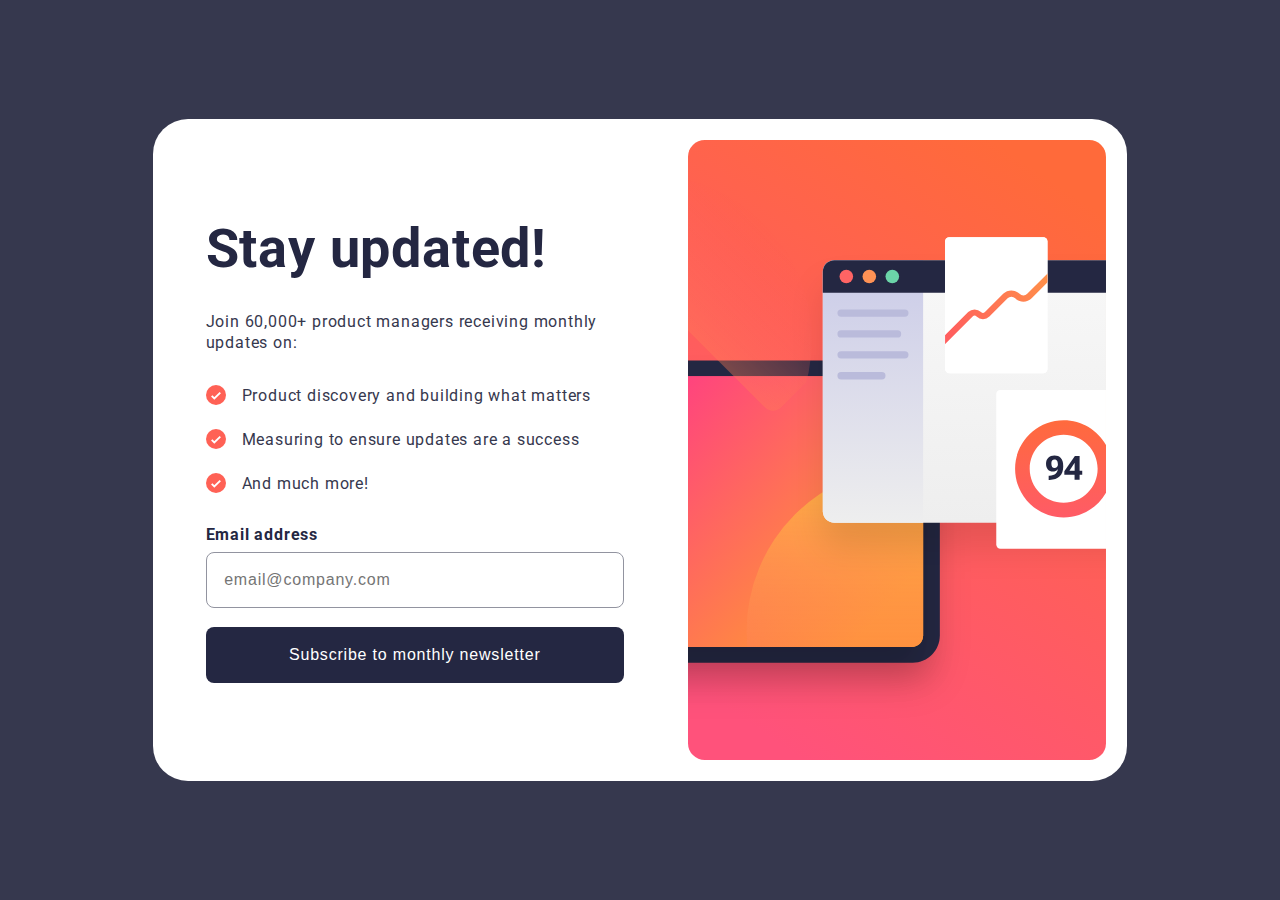
<file: index.html>
<!DOCTYPE html>
<html lang="en">
<head>
  <meta charset="UTF-8">
  <meta name="viewport" content="width=device-width, initial-scale=1.0">

  <link rel="icon" type="image/png" sizes="32x32" href="./assets/images/favicon-32x32.png">

  <!-- Google font -->
  <link rel="preconnect" href="https://fonts.googleapis.com">
  <link rel="preconnect" href="https://fonts.gstatic.com" crossorigin>
  <link href="https://fonts.googleapis.com/css2?family=Roboto:wght@400;700&display=swap" rel="stylesheet">

  <!-- CSS -->
  <link rel="stylesheet" type="text/css" href="./style.css">
  
  <title>Newsletter sign-up</title>
</head>
<body>
  <header>

  </header>
  <main>
    <div class="container">

      <div class="contents">

        <h1 class="content-header">Stay updated!</h1>
        <p class="content-text">Join 60,000+ product managers receiving monthly updates on:</p>

        <div class="list-contents">

          <div class="list-content">
            <img src="./assets/images/icon-list.svg" alt="">
            <p>Product discovery and building what matters</p>
          </div>

          <div class="list-content">
            <img src="./assets/images/icon-list.svg" alt="">
            <p>Measuring to ensure updates are a success</p>
          </div>

          <div class="list-content">
            <img src="./assets/images/icon-list.svg" alt="">
            <p>And much more!</p>
          </div>
        </div>

        <form id="form" class="form" action="" novalidate>
          <div class="label-container ">
            <label for="email">Email address</label>
            <p class="error-text">Valid email required</p>
          </div>
          <input type="email" name="email" id="email" required placeholder="email@company.com">
          <button type="submit">Subscribe to monthly newsletter</button>
        </form>

      </div>

      <div class="hero-img-container">
        <img class="hero-img lg-hero-img" src="./assets/images/illustration-sign-up-desktop.svg" alt="">
        <img class="hero-img mobile-hero-img" src="./assets/images/illustration-sign-up-mobile.svg" alt="">
      </div>

    </div>

    <div class="email-required-error">
      <p class="email-required-text"></p>
    </div>

  </main>
  <!-- <div class="attribution">
    Challenge by <a href="https://www.frontendmentor.io?ref=challenge" target="_blank">Frontend Mentor</a>. 
    Coded by <a href="https://www.frontendmentor.io/profile/shinhosuck" target="_blank">Eric Anderson</a>.
  </div> -->
  <script src="./main.js"></script>
</body>
</html>
</file>
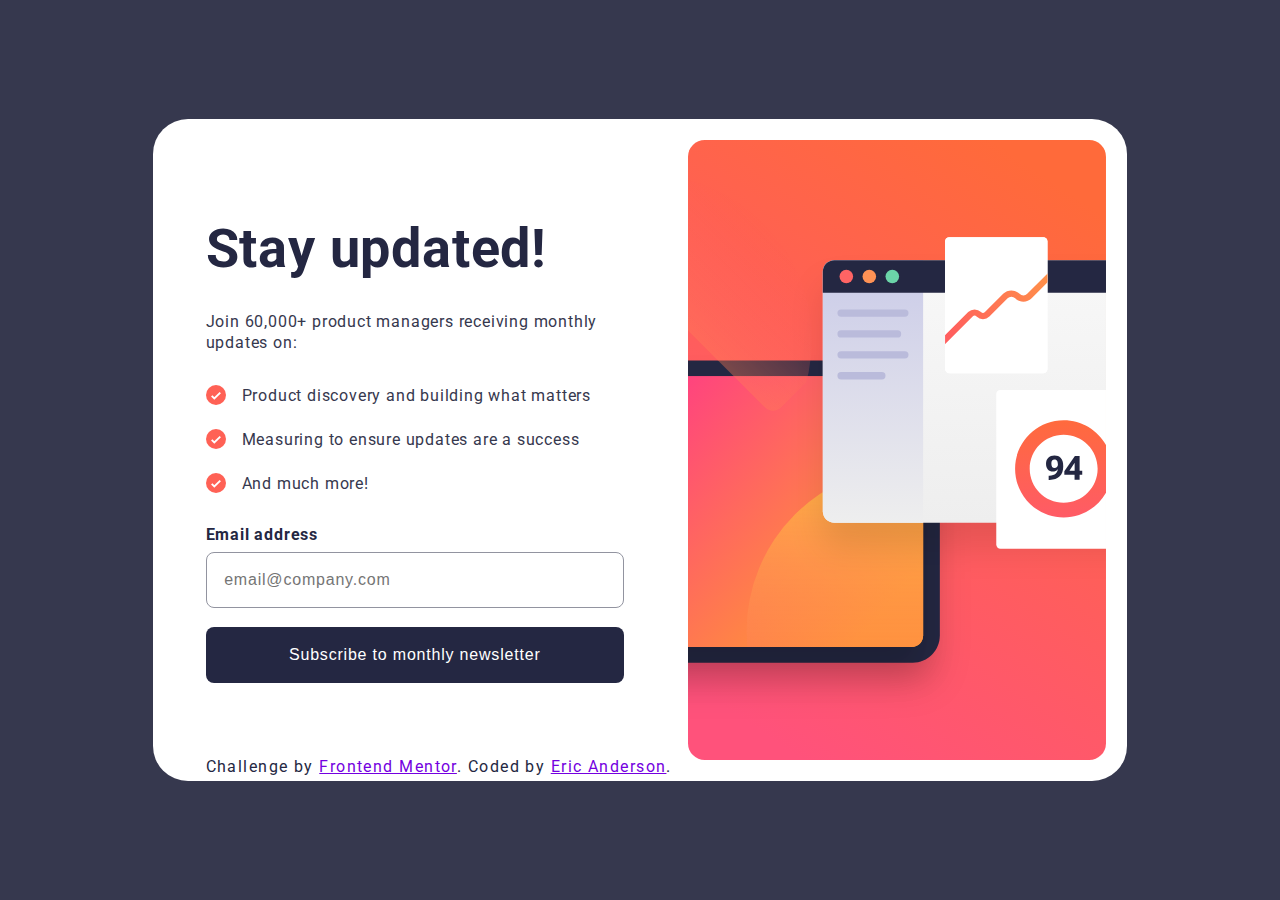
<file: templates/index.html>
<!DOCTYPE html>
<html lang="en">
<head>
  <meta charset="UTF-8">
  <meta name="viewport" content="width=device-width, initial-scale=1.0">

  <link rel="icon" type="image/png" sizes="32x32" href="../assets/images/favicon-32x32.png">

  <!-- Google font -->
  <link rel="preconnect" href="https://fonts.googleapis.com">
  <link rel="preconnect" href="https://fonts.gstatic.com" crossorigin>
  <link href="https://fonts.googleapis.com/css2?family=Roboto:wght@400;700&display=swap" rel="stylesheet">

  <!-- CSS -->
  <link rel="stylesheet" type="text/css" href="../css/style.css">
  
  <title>Newsletter sign-up</title>
</head>
<body>
  <header>

  </header>
  <main>
    <div class="container">

      <div class="contents">

        <h1 class="content-header">Stay updated!</h1>
        <p class="content-text">Join 60,000+ product managers receiving monthly updates on:</p>

        <div class="list-contents">

          <div class="list-content">
            <img src="../assets/images/icon-list.svg" alt="">
            <p>Product discovery and building what matters</p>
          </div>

          <div class="list-content">
            <img src="../assets/images/icon-list.svg" alt="">
            <p>Measuring to ensure updates are a success</p>
          </div>

          <div class="list-content">
            <img src="../assets/images/icon-list.svg" alt="">
            <p>And much more!</p>
          </div>
        </div>

        <form id="form" class="form" action="" novalidate>
          <div class="label-container ">
            <label for="email">Email address</label>
            <p class="error-text">Valid email required</p>
          </div>
          <input type="email" name="email" id="email" required placeholder="email@company.com">
          <button type="submit">Subscribe to monthly newsletter</button>
        </form>

      </div>

      <div class="hero-img-container">
        <img class="hero-img lg-hero-img" src="../assets/images/illustration-sign-up-desktop.svg" alt="">
        <img class="hero-img mobile-hero-img" src="../assets/images/illustration-sign-up-mobile.svg" alt="">
      </div>

      <div class="lg-attribution">
        Challenge by <a href="https://www.frontendmentor.io?ref=challenge" target="_blank">Frontend Mentor</a>. 
        Coded by <a href="https://www.frontendmentor.io/profile/shinhosuck" target="_blank">Eric Anderson</a>.
      </div>

    </div>

  </main>
  <div class="attribution">
    Challenge by <a href="https://www.frontendmentor.io?ref=challenge" target="_blank">Frontend Mentor</a>. 
    Coded by <a href="https://www.frontendmentor.io/profile/shinhosuck" target="_blank">Eric Anderson</a>.
  </div>
  <script src="../js/main.js"></script>
</body>
</html>
</file>
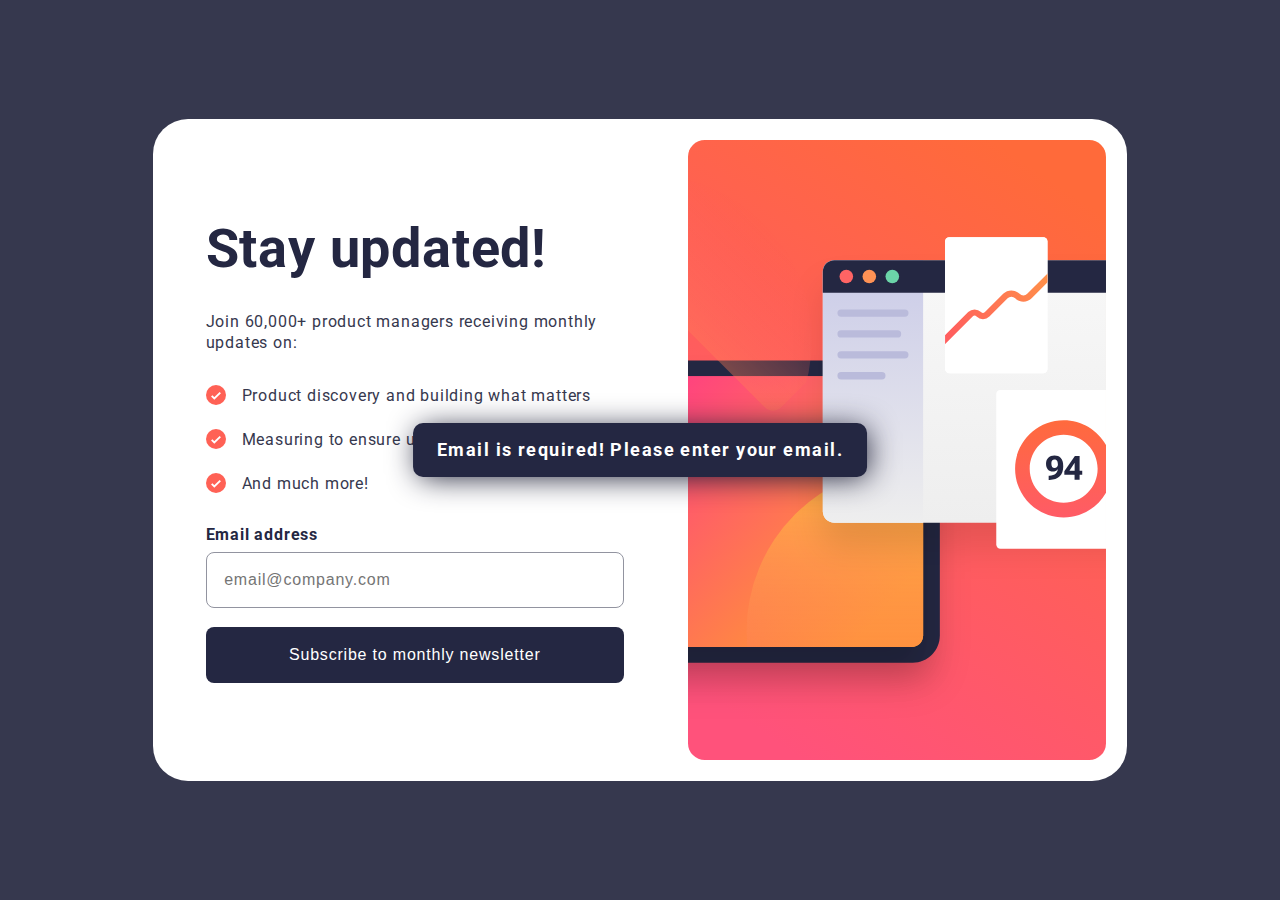
<file: success.html>
<!DOCTYPE html>
<html lang="en">
<head>
    <meta charset="UTF-8">
    <meta name="viewport" content="width=device-width, initial-scale=1.0">

    <link rel="icon" type="image/png" sizes="32x32" href="./assets/images/favicon-32x32.png">

    <!-- Google font -->
    <link rel="preconnect" href="https://fonts.googleapis.com">
    <link rel="preconnect" href="https://fonts.gstatic.com" crossorigin>
    <link href="https://fonts.googleapis.com/css2?family=Roboto:wght@400;700&display=swap" rel="stylesheet">

    <!-- CSS -->
    <link rel="stylesheet" type="text/css" href="./style.css">

    <title>Success</title>
</head>
<body>

    <script>
         const Email = JSON.parse(window.localStorage.getItem('email'))
         if(!Email) {
            const error = 'Email is required! Please enter your email.'
            window.location.href = `/index.html`
            window.localStorage.setItem('error_message', JSON.stringify(error))
        }
    </script>

    <header></header>
    <main class="success-main">

        <div class="success-container">
            <div class="success-contents">
                <div class="success-img-wrapper">
                    <img src="./assets/images/icon-success.svg" alt="">
                </div>
                <div class="success-text-wrapper">
                    <h1>Thanks for subscribing!</h1>
                    <p>
                        A confirmation email has been sent to <strong id="dynamic-email"></strong>.
                        Please open it and click the button inside to confirm your subscription.
                    </p>
                </div>
            </div>
            <div class="success-message-btn-wrapper">
                <a class="dismiss-btn" href="/index.html">Dismiss message</a>
            </div>
        </div>

    </main>

    <script>

        const successContainer = document.querySelector('.success-container')
        const dynamicEmail = document.querySelector('#dynamic-email')

        const newEmail = JSON.parse(window.localStorage.getItem('email'))
        dynamicEmail.textContent = newEmail
        window.localStorage.removeItem('error_message')
        window.localStorage.removeItem('email')

        if(window.innerWidth < 500) {
            successContainer.style.height = `${window.innerHeight}px`
        }
       
        window.addEventListener('resize', (e) => {
            if(window.innerWidth < 500) {
                successContainer.style.height = `${window.innerHeight}px`
            }else {
                successContainer.style.height = 'initial'
            }
        })

    </script>

    <script src="./main.js"></script>
</body>
</html>
</file>
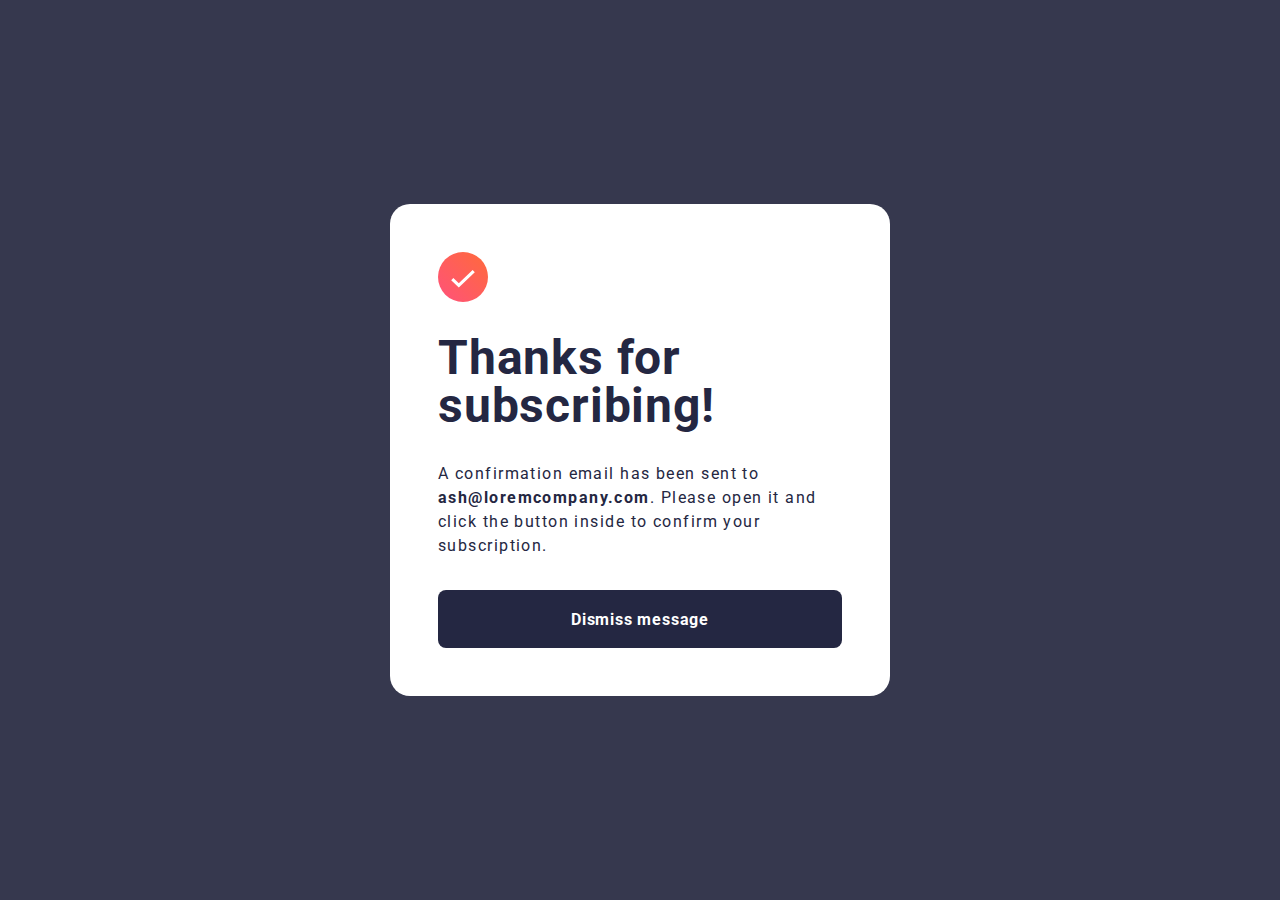
<file: templates/success.html>
<!DOCTYPE html>
<html lang="en">
<head>
    <meta charset="UTF-8">
    <meta name="viewport" content="width=device-width, initial-scale=1.0">

    <link rel="icon" type="image/png" sizes="32x32" href="../assets/images/favicon-32x32.png">

    <!-- Google font -->
    <link rel="preconnect" href="https://fonts.googleapis.com">
    <link rel="preconnect" href="https://fonts.gstatic.com" crossorigin>
    <link href="https://fonts.googleapis.com/css2?family=Roboto:wght@400;700&display=swap" rel="stylesheet">

    <!-- CSS -->
    <link rel="stylesheet" type="text/css" href="../css/style.css">

    <title>Success</title>
</head>
<body>
    <header></header>
    <main class="success-main">

        <div class="success-container">
            <div class="success-contents">
                <div class="success-img-wrapper">
                    <img src="../assets/images/icon-success.svg" alt="">
                </div>
                <div class="success-text-wrapper">
                    <h1>Thanks for subscribing!</h1>
                    <p>
                        A confirmation email has been sent to <strong>ash@loremcompany.com</strong>.
                        Please open it and click the button inside to confirm your subscription.
                    </p>
                </div>
            </div>
            <div class="success-message-btn-wrapper">
                <a href="/templates/index.html">Dismiss message</a>
            </div>
        </div>

    </main>

    <script>

        const successContainer = document.querySelector('.success-container')

        if(window.innerWidth < 500) {
            successContainer.style.height = `${window.innerHeight}px`
        }
       
        window.addEventListener('resize', (e) => {
            if(window.innerWidth < 500) {
                successContainer.style.height = `${window.innerHeight}px`
            }else {
                successContainer.style.height = 'initial'
            }
        })

    </script>

    <script src="../js/main.js"></script>
</body>
</html>
</file>
<file: style.css>
::before,
::after,
* {
    padding: 0;
    margin: 0;
    box-sizing: border-box;
}

body {
    font-family: 'Roboto', sans-serif;
    background: hsl(235, 18%, 26%);
}

main {
    min-height: 100vh;
    display: grid;
    align-items: start;
}


/* INDEX */
.container {
    position: relative;
   background: hsl(0, 0%, 100%);
   display: flex;
   flex-direction: column;
   justify-content: start;
   min-height: 100vh;
}

.contents {
    order: 2;
    display: grid;
    gap: 2rem;
    padding: 2.5rem;
}

.content-header {
    font-size: 3rem;
    letter-spacing: 0.05rem;
    color: hsl(234, 29%, 20%)
}

.content-text {
    letter-spacing: 0.05rem;
    line-height: 1.3;
    color: hsl(235, 18%, 26%)
}


.list-contents {
    display: grid;
    gap: 1.5rem;
}

.list-content {
    display: flex;
    align-items: center;
    gap: 1rem;
}

.list-content > p {
    letter-spacing: 0.05rem;
    color: hsl(235, 18%, 26%)
}

.list-content > img {
    width: 20px;
    aspect-ratio: 1/1;
    display: block;
}

.form {
    display: grid;
    gap: 0.5rem
}

.label-container {
    display: flex;
    align-items: center;
    justify-content: space-between;
}

.form > .label-container > label {
    letter-spacing: 0.05rem;
    font-weight: 700;
    color: hsl(234, 29%, 20%)
}

.error-text {
    display: none;
    color: hsl(4, 100%, 67%);
    letter-spacing: 0.05rem;
    font-size: 0.9rem;
    font-weight: 700;
}

.form > input[type='email'] {
    width: 100%;
    box-sizing: border-box;
    padding: 1.1rem;
    letter-spacing: 0.05rem;
    color: hsl(235, 18%, 26%);
    border-radius: 8px;
    font-size: 1rem;
    border: 1px solid hsl(231, 7%, 60%)
}

.form > input[type='email']:focus {
    outline: 2px solid hsl(235, 18%, 66%);
}

.error {
    background: hsl(4, 100%, 90%);
    color: hsl(4, 100%, 67%) !important;
    border: 1px solid hsl(4, 100%, 67%) !important;
}

.error::placeholder {
    color: hsl(4, 100%, 67%) !important;
}

.form > button {
    border: none;
    margin-top: 0.7rem;
    padding: 1.2rem;
    letter-spacing: 0.05rem;
    color: hsl(0, 0%, 100%);
    border-radius: 8px;
    font-size: 1rem;
    background: hsl(234, 29%, 20%);
    cursor: pointer;
    transition: background 200ms linear;
}

@media (hover) {
    .form > button:hover {
        background: hsl(233, 28%, 35%);
    }
}

.hero-img-container > 
.lg-hero-img {
    display: none !important;
}

.hero-img-container > img {
    display: block;
    width: 100%;
}

.lg-attribution {
    display: none;
}

.attribution {
    width: 95%;
    max-width: 1000px;
    margin: 0 auto;
    text-align: center;
    padding: 1rem 0;
    color: hsl(0, 0%, 100%);
    letter-spacing: 0.09rem;
    text-wrap: balance;
    line-height: 1.5;
}

.attribution > a {
    color: rgb(161, 77, 240)
}

.email-required-error {
    display: none;
    position: absolute;
    width: 70%;
    left: 50%;
    transform: translateX(-50%);
    padding: 1rem 1.5rem;
    background: hsl(234, 29%, 20%);
    border-radius: 10px;
    text-align: center;
    color: white;
    font-weight: 700;
    letter-spacing: 0.09rem;
    font-size: 1.1rem;
    text-wrap: balance;
    line-height: 1.3;
    box-shadow: 3px 3px 30px -3px hsl(235, 31%, 15%);

    animation-name: error-message;
    animation-duration: 1000ms;
    animation-delay: 0ms;
    animation-direction: forwards;
    animation-fill-mode: forwards;
}

@keyframes error-message {
    from {
        top: -50%
    }
    to {
        top: 15%
    }
}

@media screen and (min-width: 700px) {
    .content-header {
        font-size: 3.4rem;
    }
}

@media screen and (min-width: 835px) {
    .mobile-hero-img {
        display: none !important;
    }

    .email-required-error {
        width: auto;
    }

    @keyframes error-message {
        from {
            top: -50%
        }
        to {
            top: 14%
        }
    }

    main {
        align-items: center;
        justify-content: center;
    }
    
    .container {
        min-height: initial;
        width: 95%;
        margin: 0 auto;
        display: flex;
        flex-direction: row;
        justify-content: space-between;
        align-items: center; 
        gap: 1.5rem;
        padding: 1.3rem;
        border-radius: 35px;
    }

    .contents {
        flex: 1;
        order: 1;
        display: grid;
        gap: 1.5rem;
        padding: 2rem;
    }
    
    .content-header {
        font-size: 3rem;
    }

    .list-contents {
        display: grid;
        gap: 1rem;
    }

    .hero-img-container {
        flex: 1;
        order: 2;
    }

    .hero-img-container > 
    .lg-hero-img {
        display: block !important;
    }
   
    .attribution {
        display: none;
    }

    .lg-attribution {
        display: block;
        position: absolute;
        z-index: 1;
        bottom: 5px;
        width: 100%;
        padding: 0;
        padding-left: 2rem;
        text-align: start;
        letter-spacing: 0.09rem;
        color: hsl(234, 29%, 20%) !important;
    }

    .lg-attribution > a {
        color: rgb(116, 0, 224)
    }
}

@media screen and (min-width: 1000px) {

    @keyframes error-message {
        from {
            top: -50%
        }
        to {
            top: 9%
        }
    }

    .container {
        gap: 2rem;
    }

    .contents {
        gap: 2rem;
    }
    
    .content-header {
        font-size: 3.4rem;
    }

    .list-contents {
        gap: 1.5rem;
    }
}

/* SUCCESS */

.success-container {
    background: hsl(0, 0%, 100%);
    min-height: 100vh;
    display: grid;
    align-content: space-between;
    padding: 0 1.5rem;
    padding-top: 7rem;
}

.success-contents {
    display: grid;
    gap: 2rem;
}

.success-img-wrapper > img {
    width: 50px;
    display: block;
}

.success-text-wrapper {
    display: grid;
    gap: 2rem;
}

.success-text-wrapper > h1 {
    letter-spacing: 0.05rem;
    color: hsl(234, 29%, 20%);
    font-size: 3rem;
    line-height: 1;
}

.success-text-wrapper > p {
    letter-spacing: 0.09rem;
    color: hsl(234, 29%, 20%);
    line-height: 1.5;
}

.success-text-wrapper > p > strong {
    font-weight: 700;
}

.success-message-btn-wrapper {
    margin-bottom: 3rem;
}

.dismiss-btn {
    display: block;
    width: 100%;
    padding: 1.2rem;
    border-radius: 8px;
    font-weight: 700;
    color: hsl(0, 0%, 100%);
    background: hsl(234, 29%, 20%);
    border: none;
    font-weight: 700rem;
    text-align: center;
    font-size: 1rem;
    letter-spacing: 0.05rem;
    text-decoration: none;
    transition: background 200ms linear;
}

@media (hover) {
    .dismiss-btn:hover {
        background: hsl(233, 28%, 35%);
    }
}


@media screen and (min-width: 500px) {

    .success-main {
        display: grid;
        align-items: center;
    }

    .success-container {
        min-height: initial;
        width: 90%;
        max-width: 500px;
        margin: 0 auto;
        display: grid;
        align-content: center;
        gap: 2rem;
        padding: 3rem;
        border-radius: 20px;
    }

    .success-message-btn-wrapper {
        margin-bottom: 0rem;
    }
}

@media screen and (min-width: 835px) {
    .success-main {
        display: grid;
        align-items: center;
        justify-content: initial;
    }
}
</file>
<file: css/style.css>
::before,
::after,
* {
    padding: 0;
    margin: 0;
    box-sizing: border-box;
}

body {
    font-family: 'Roboto', sans-serif;
    background: hsl(235, 18%, 26%);
}

main {
    min-height: 100vh;
    display: grid;
    align-items: start;
}


/* INDEX */
.container {
    position: relative;
   background: hsl(0, 0%, 100%);
   display: flex;
   flex-direction: column;
   justify-content: start;
   min-height: 100vh;
}

.contents {
    order: 2;
    display: grid;
    gap: 2rem;
    padding: 2.5rem;
}

.content-header {
    font-size: 3rem;
    letter-spacing: 0.05rem;
    color: hsl(234, 29%, 20%)
}

.content-text {
    letter-spacing: 0.05rem;
    line-height: 1.3;
    color: hsl(235, 18%, 26%)
}


.list-contents {
    display: grid;
    gap: 1.5rem;
}

.list-content {
    display: flex;
    align-items: center;
    gap: 1rem;
}

.list-content > p {
    letter-spacing: 0.05rem;
    color: hsl(235, 18%, 26%)
}

.list-content > img {
    width: 20px;
    aspect-ratio: 1/1;
    display: block;
}

.form {
    display: grid;
    gap: 0.5rem
}

.label-container {
    display: flex;
    align-items: center;
    justify-content: space-between;
}

.form > .label-container > label {
    letter-spacing: 0.05rem;
    font-weight: 700;
    color: hsl(234, 29%, 20%)
}

.error-text {
    display: none;
    color: hsl(4, 100%, 67%);
    letter-spacing: 0.05rem;
    font-size: 0.9rem;
    font-weight: 700;
}

.form > input[type='email'] {
    width: 100%;
    box-sizing: border-box;
    padding: 1.1rem;
    letter-spacing: 0.05rem;
    color: hsl(235, 18%, 26%);
    border-radius: 8px;
    font-size: 1rem;
    border: 1px solid hsl(231, 7%, 60%)
}

.form > input[type='email']:focus {
    outline: 2px solid hsl(235, 18%, 66%);
}

.error {
    background: hsl(4, 100%, 90%);
    color: hsl(4, 100%, 67%) !important;
    border: 1px solid hsl(4, 100%, 67%) !important;
}

.error::placeholder {
    color: hsl(4, 100%, 67%) !important;
}

.form > button {
    border: none;
    margin-top: 0.7rem;
    padding: 1.2rem;
    letter-spacing: 0.05rem;
    color: hsl(0, 0%, 100%);
    border-radius: 8px;
    font-size: 1rem;
    background: hsl(234, 29%, 20%);
}

.hero-img-container > 
.lg-hero-img {
    display: none !important;
}

.hero-img-container > img {
    display: block;
    width: 100%;
}

.lg-attribution {
    display: none;
}

.attribution {
    width: 95%;
    max-width: 1000px;
    margin: 0 auto;
    text-align: center;
    padding: 1rem 0;
    color: hsl(0, 0%, 100%);
    letter-spacing: 0.09rem;
    text-wrap: balance;
    line-height: 1.5;
}

.attribution > a {
    color: rgb(161, 77, 240)
}

@media screen and (min-width: 700px) {
    .content-header {
        font-size: 3.4rem;
    }
}

@media screen and (min-width: 835px) {
    .mobile-hero-img {
        display: none !important;
    }

    main {
        align-items: center;
        justify-content: center;
    }
    
    .container {
        min-height: initial;
        width: 95%;
        margin: 0 auto;
        display: flex;
        flex-direction: row;
        justify-content: space-between;
        align-items: center; 
        gap: 1.5rem;
        padding: 1.3rem;
        border-radius: 35px;
    }

    .contents {
        flex: 1;
        order: 1;
        display: grid;
        gap: 1.5rem;
        padding: 2rem;
    }
    
    .content-header {
        font-size: 3rem;
    }

    .list-contents {
        display: grid;
        gap: 1rem;
    }

    .hero-img-container {
        flex: 1;
        order: 2;
    }

    .hero-img-container > 
    .lg-hero-img {
        display: block !important;
    }
   
    .attribution {
        display: none;
    }

    .lg-attribution {
        display: block;
        position: absolute;
        z-index: 1;
        bottom: 5px;
        width: 100%;
        padding: 0;
        padding-left: 2rem;
        text-align: start;
        letter-spacing: 0.09rem;
        color: hsl(234, 29%, 20%) !important;
    }

    .lg-attribution > a {
        color: rgb(116, 0, 224)
    }
}

@media screen and (min-width: 1000px) {

    .container {
        gap: 2rem;
    }

    .contents {
        gap: 2rem;
    }
    
    .content-header {
        font-size: 3.4rem;
    }

    .list-contents {
        gap: 1.5rem;
    }
}

/* SUCCESS */

.success-container {
    background: hsl(0, 0%, 100%);
    min-height: 100vh;
    display: grid;
    align-content: space-between;
    padding: 0 1.5rem;
    padding-top: 7rem;
}

.success-contents {
    display: grid;
    gap: 2rem;
}

.success-img-wrapper > img {
    width: 50px;
    display: block;
}

.success-text-wrapper {
    display: grid;
    gap: 2rem;
}

.success-text-wrapper > h1 {
    letter-spacing: 0.05rem;
    color: hsl(234, 29%, 20%);
    font-size: 3rem;
    line-height: 1;
}

.success-text-wrapper > p {
    letter-spacing: 0.09rem;
    color: hsl(234, 29%, 20%);
    line-height: 1.5;
}

.success-text-wrapper > p > strong {
    font-weight: 700;
}

.success-message-btn-wrapper {
    margin-bottom: 3rem;
}

.success-message-btn-wrapper > a {
    display: block;
    width: 100%;
    padding: 1.2rem;
    border-radius: 8px;
    font-weight: 700;
    color: hsl(0, 0%, 100%);
    background: hsl(234, 29%, 20%);
    border: none;
    font-weight: 700rem;
    text-align: center;
    font-size: 1rem;
    letter-spacing: 0.05rem;
    text-decoration: none;
}

@media screen and (min-width: 500px) {

    .success-main {
        display: grid;
        align-items: center;
    }

    .success-container {
        min-height: initial;
        width: 90%;
        max-width: 500px;
        margin: 0 auto;
        display: grid;
        align-content: center;
        gap: 2rem;
        padding: 3rem;
        border-radius: 20px;
    }

    .success-message-btn-wrapper {
        margin-bottom: 0rem;
    }
}

@media screen and (min-width: 835px) {
    .success-main {
        display: grid;
        align-items: center;
        justify-content: initial;
    }
}
</file>
